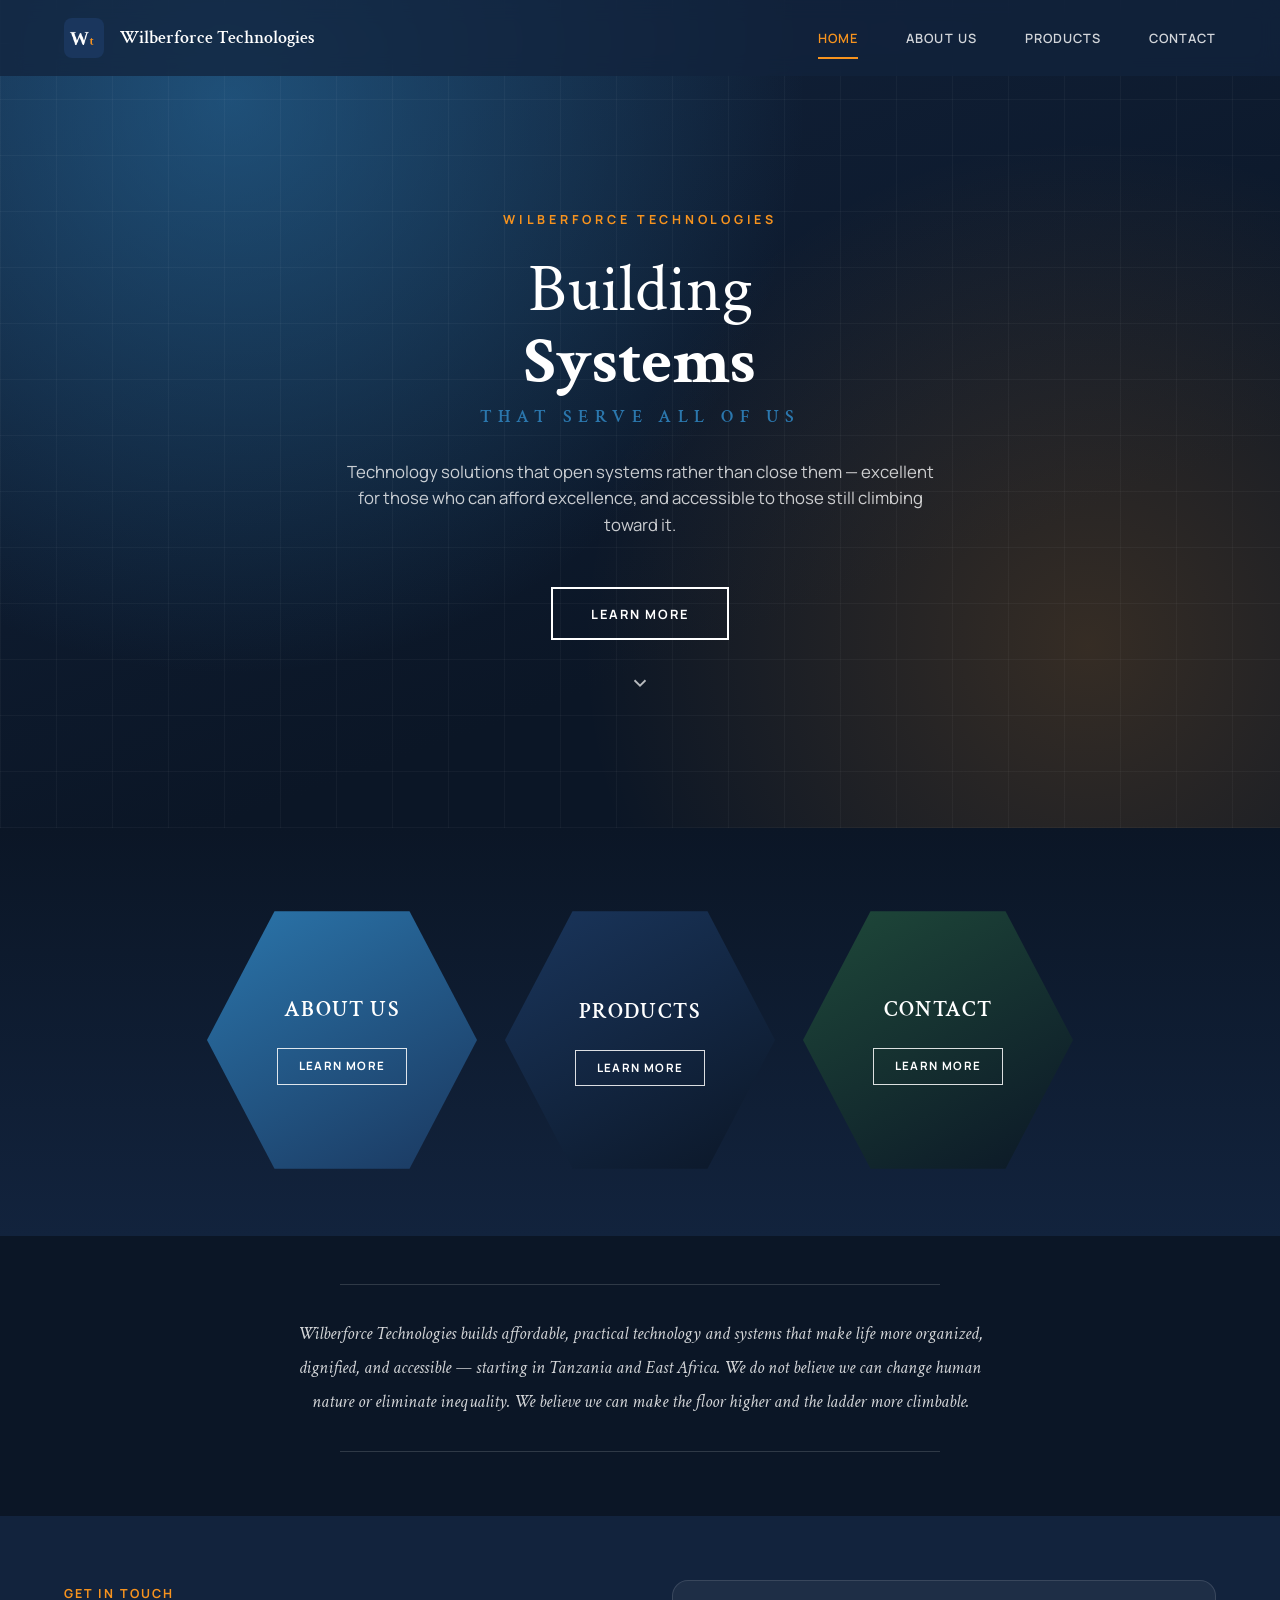
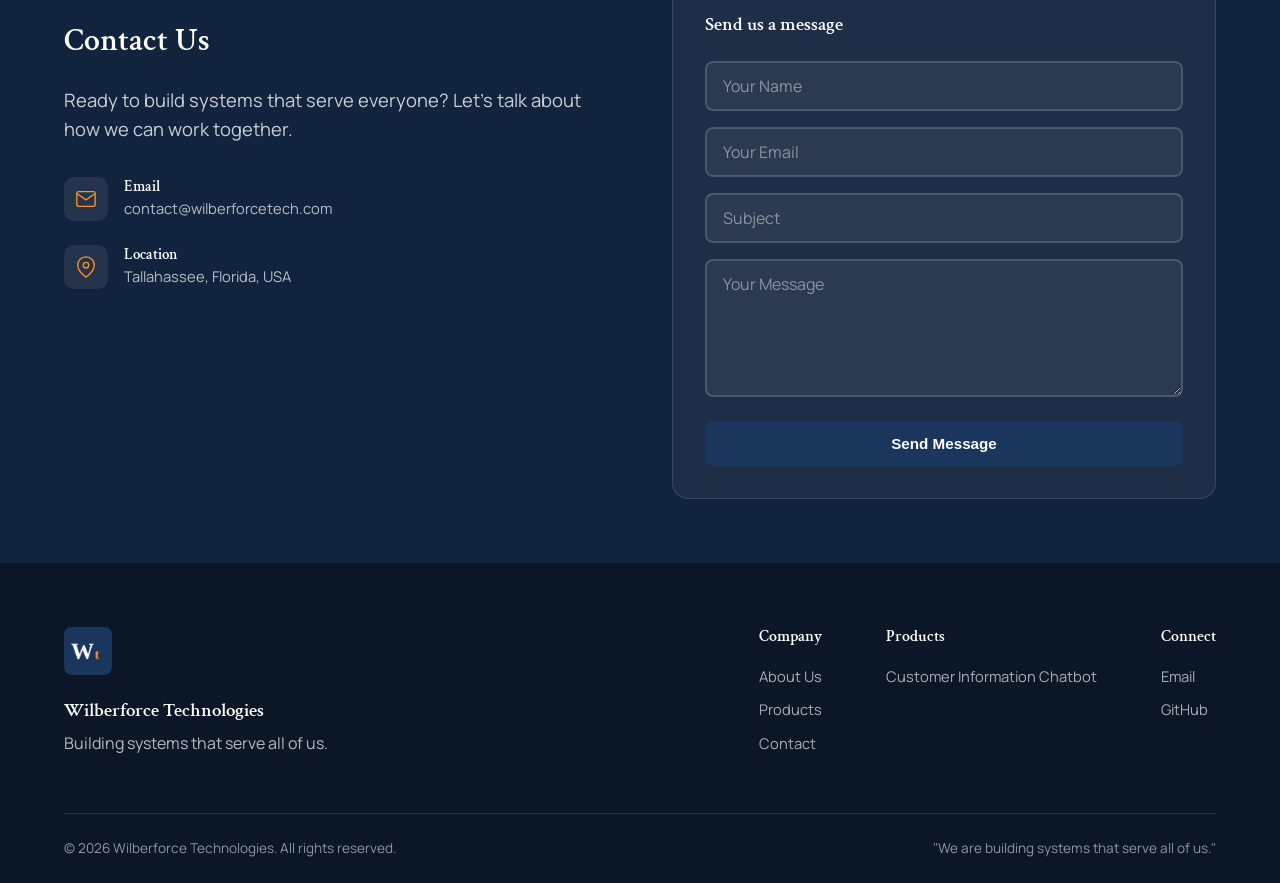
<file: index.html>
<!DOCTYPE html>
<html lang="en">
<head>
    <meta charset="UTF-8">
    <meta name="viewport" content="width=device-width, initial-scale=1.0">
    <title>Wilberforce Technologies - Building Systems That Serve All of Us</title>
    <link rel="icon" type="image/png" href="favicon-32.png">
    <link rel="stylesheet" href="styles.css">
    <link href="https://fonts.googleapis.com/css2?family=Crimson+Text:ital,wght@0,400;0,600;1,400&family=Manrope:wght@300;400;500;600;700;800&display=swap" rel="stylesheet">
</head>
<body data-page="home">
    <!-- Navigation -->
    <nav class="navbar">
        <div class="nav-container">
            <a href="index.html" class="nav-logo">
                <img src="logo.jpeg" alt="Wilberforce Technologies" class="logo-img">
                <span class="logo-text">Wilberforce Technologies</span>
            </a>
            <ul class="nav-menu">
                <li><a href="index.html" class="nav-link" data-page="home">Home</a></li>
                <li><a href="about.html" class="nav-link" data-page="about">About Us</a></li>
                <li><a href="products.html" class="nav-link" data-page="products">Products</a></li>
                <li><a href="#contact" class="nav-link">Contact</a></li>
            </ul>
            <button class="nav-toggle" aria-label="Toggle menu">
                <span></span>
                <span></span>
                <span></span>
            </button>
        </div>
    </nav>

    <!-- Hero -->
    <section id="home" class="hero">
        <div class="hero-inner">
            <p class="hero-eyebrow">Wilberforce Technologies</p>
            <h1 class="hero-title-big">
                Building <strong>Systems</strong>
                <span class="hero-title-sub">That Serve All Of Us</span>
            </h1>
            <p class="hero-desc">
                Technology solutions that open systems rather than close them — excellent for those who can afford excellence, and accessible to those still climbing toward it.
            </p>
            <a href="#explore" class="hero-cta">Learn More</a>
            <a href="#explore" class="hero-chevron" aria-label="Scroll down">
                <svg viewBox="0 0 24 24" fill="none" stroke="currentColor" stroke-width="2">
                    <polyline points="6 9 12 15 18 9"></polyline>
                </svg>
            </a>
        </div>
    </section>

    <!-- Hexagon quick links -->
    <section id="explore" class="hex-section">
        <div class="container">
            <div class="hex-grid">
                <a href="about.html" class="hex hex-about reveal">
                    <h3>About Us</h3>
                    <span class="hex-btn">Learn More</span>
                </a>
                <a href="products.html" class="hex hex-products reveal">
                    <h3>Products</h3>
                    <span class="hex-btn">Learn More</span>
                </a>
                <a href="#contact" class="hex hex-contact reveal">
                    <h3>Contact</h3>
                    <span class="hex-btn">Learn More</span>
                </a>
            </div>
        </div>
    </section>

    <!-- Mission blurb -->
    <section class="blurb-section">
        <div class="container">
            <hr class="blurb-divider">
            <p class="blurb-text">
                Wilberforce Technologies builds affordable, practical technology and systems that make life more organized, dignified, and accessible — starting in Tanzania and East Africa. We do not believe we can change human nature or eliminate inequality. We believe we can make the floor higher and the ladder more climbable.
            </p>
            <hr class="blurb-divider">
        </div>
    </section>

    <!-- Contact -->
    <section id="contact" class="contact">
        <div class="container">
            <div class="contact-content">
                <div class="contact-info">
                    <span class="section-label">Get in Touch</span>
                    <h2>Contact Us</h2>
                    <p class="lead">Ready to build systems that serve everyone? Let's talk about how we can work together.</p>

                    <div class="contact-details">
                        <div class="contact-item">
                            <div class="contact-icon">
                                <svg viewBox="0 0 24 24" fill="none" stroke="currentColor" stroke-width="1.5">
                                    <path d="M4 4h16c1.1 0 2 .9 2 2v12c0 1.1-.9 2-2 2H4c-1.1 0-2-.9-2-2V6c0-1.1.9-2 2-2z"/>
                                    <polyline points="22,6 12,13 2,6"/>
                                </svg>
                            </div>
                            <div>
                                <h4>Email</h4>
                                <p>contact@wilberforcetech.com</p>
                            </div>
                        </div>

                        <div class="contact-item">
                            <div class="contact-icon">
                                <svg viewBox="0 0 24 24" fill="none" stroke="currentColor" stroke-width="1.5">
                                    <path d="M21 10c0 7-9 13-9 13s-9-6-9-13a9 9 0 0 1 18 0z"/>
                                    <circle cx="12" cy="10" r="3"/>
                                </svg>
                            </div>
                            <div>
                                <h4>Location</h4>
                                <p>Tallahassee, Florida, USA</p>
                            </div>
                        </div>
                    </div>
                </div>

                <div class="contact-form">
                    <h3>Send us a message</h3>
                    <form>
                        <div class="form-group">
                            <input type="text" id="name" name="name" placeholder="Your Name" required>
                        </div>
                        <div class="form-group">
                            <input type="email" id="email" name="email" placeholder="Your Email" required>
                        </div>
                        <div class="form-group">
                            <input type="text" id="subject" name="subject" placeholder="Subject" required>
                        </div>
                        <div class="form-group">
                            <textarea id="message" name="message" rows="5" placeholder="Your Message" required></textarea>
                        </div>
                        <button type="submit" class="btn btn-primary full-width">Send Message</button>
                    </form>
                </div>
            </div>
        </div>
    </section>

    <!-- Footer -->
    <footer class="footer">
        <div class="container">
            <div class="footer-content">
                <div class="footer-brand">
                    <img src="logo.jpeg" alt="Wilberforce Technologies" class="footer-logo">
                    <h3>Wilberforce Technologies</h3>
                    <p>Building systems that serve all of us.</p>
                </div>

                <div class="footer-section">
                    <h4>Company</h4>
                    <ul>
                        <li><a href="about.html">About Us</a></li>
                        <li><a href="products.html">Products</a></li>
                        <li><a href="index.html#contact">Contact</a></li>
                    </ul>
                </div>

                <div class="footer-section">
                    <h4>Products</h4>
                    <ul>
                        <li><a href="qms-chatbot.html">Customer Information Chatbot</a></li>
                    </ul>
                </div>

                <div class="footer-section">
                    <h4>Connect</h4>
                    <ul>
                        <li><a href="mailto:contact@wilberforcetech.com">Email</a></li>
                        <li><a href="https://github.com/damianjobkahamba" target="_blank">GitHub</a></li>
                    </ul>
                </div>
            </div>

            <div class="footer-bottom">
                <p>&copy; 2026 Wilberforce Technologies. All rights reserved.</p>
                <p>"We are building systems that serve all of us."</p>
            </div>
        </div>
    </footer>

    <script src="script.js"></script>
</body>
</html>
</file>
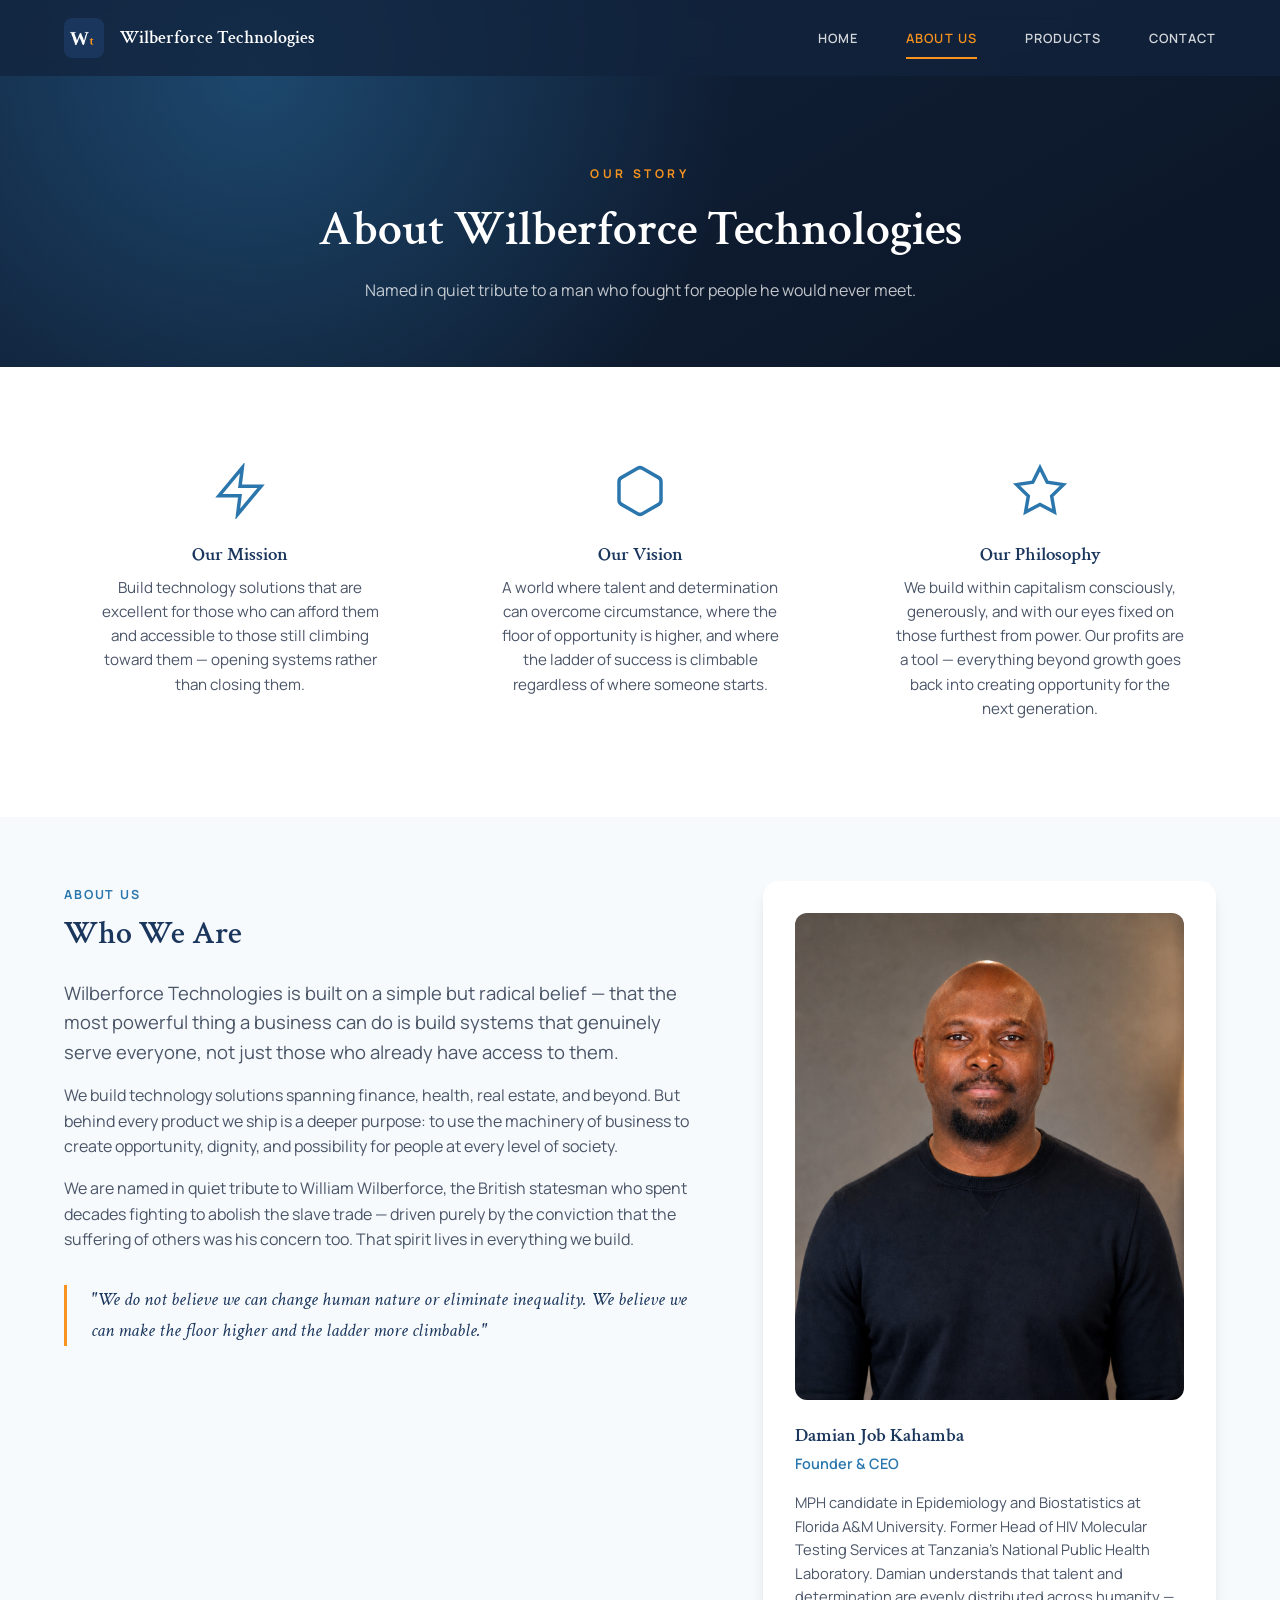
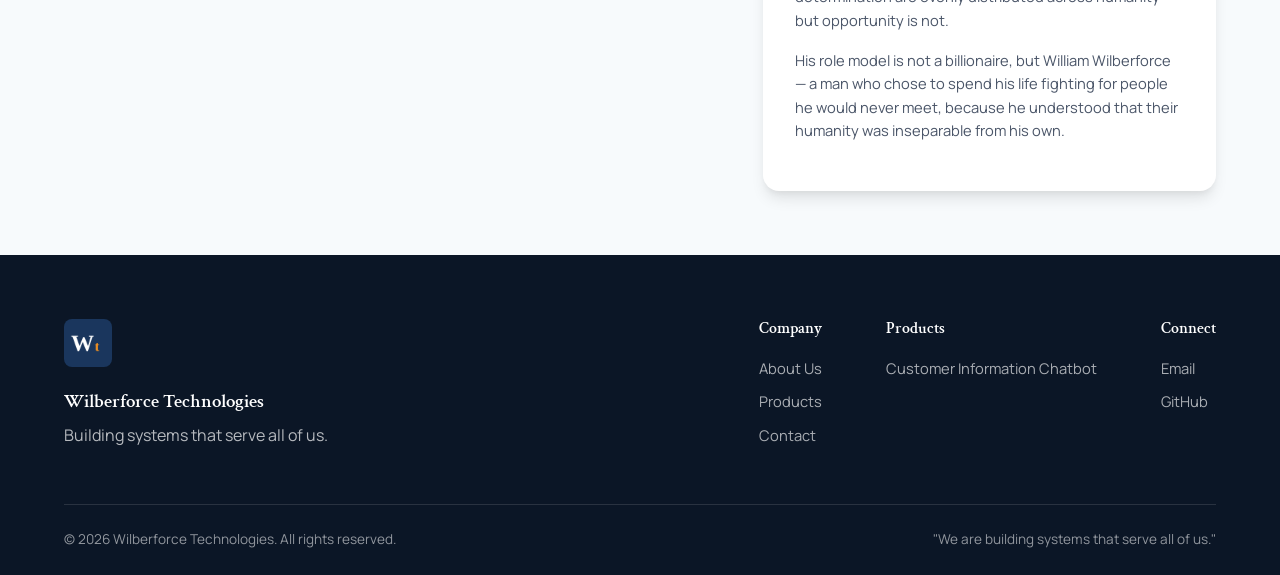
<file: about.html>
<!DOCTYPE html>
<html lang="en">
<head>
    <meta charset="UTF-8">
    <meta name="viewport" content="width=device-width, initial-scale=1.0">
    <title>About Us - Wilberforce Technologies</title>
    <link rel="icon" type="image/png" href="favicon-32.png">
    <link rel="stylesheet" href="styles.css">
    <link href="https://fonts.googleapis.com/css2?family=Crimson+Text:ital,wght@0,400;0,600;1,400&family=Manrope:wght@300;400;500;600;700;800&display=swap" rel="stylesheet">
</head>
<body data-page="about">
    <!-- Navigation -->
    <nav class="navbar">
        <div class="nav-container">
            <a href="index.html" class="nav-logo">
                <img src="logo.jpeg" alt="Wilberforce Technologies" class="logo-img">
                <span class="logo-text">Wilberforce Technologies</span>
            </a>
            <ul class="nav-menu">
                <li><a href="index.html" class="nav-link" data-page="home">Home</a></li>
                <li><a href="about.html" class="nav-link" data-page="about">About Us</a></li>
                <li><a href="products.html" class="nav-link" data-page="products">Products</a></li>
                <li><a href="index.html#contact" class="nav-link">Contact</a></li>
            </ul>
            <button class="nav-toggle" aria-label="Toggle menu">
                <span></span>
                <span></span>
                <span></span>
            </button>
        </div>
    </nav>

    <!-- Page header -->
    <section class="page-header">
        <span class="page-header-eyebrow">Our Story</span>
        <h1>About Wilberforce Technologies</h1>
        <p>Named in quiet tribute to a man who fought for people he would never meet.</p>
    </section>

    <!-- Mission grid -->
    <section class="mission">
        <div class="container">
            <div class="mission-grid">
                <div class="mission-item">
                    <div class="mission-icon">
                        <svg viewBox="0 0 24 24" fill="none" stroke="currentColor" stroke-width="1.5">
                            <path d="M13 2L3 14h9l-1 8 10-12h-9l1-8z"/>
                        </svg>
                    </div>
                    <h3>Our Mission</h3>
                    <p>Build technology solutions that are excellent for those who can afford them and accessible to those still climbing toward them — opening systems rather than closing them.</p>
                </div>
                <div class="mission-item">
                    <div class="mission-icon">
                        <svg viewBox="0 0 24 24" fill="none" stroke="currentColor" stroke-width="1.5">
                            <path d="M21 16V8a2 2 0 0 0-1-1.73l-7-4a2 2 0 0 0-2 0l-7 4A2 2 0 0 0 3 8v8a2 2 0 0 0 1 1.73l7 4a2 2 0 0 0 2 0l7-4A2 2 0 0 0 21 16z"/>
                        </svg>
                    </div>
                    <h3>Our Vision</h3>
                    <p>A world where talent and determination can overcome circumstance, where the floor of opportunity is higher, and where the ladder of success is climbable regardless of where someone starts.</p>
                </div>
                <div class="mission-item">
                    <div class="mission-icon">
                        <svg viewBox="0 0 24 24" fill="none" stroke="currentColor" stroke-width="1.5">
                            <path d="M12 2l3.09 6.26L22 9.27l-5 4.87 1.18 6.88L12 17.77l-6.18 3.25L7 14.14 2 9.27l6.91-1.01L12 2z"/>
                        </svg>
                    </div>
                    <h3>Our Philosophy</h3>
                    <p>We build within capitalism consciously, generously, and with our eyes fixed on those furthest from power. Our profits are a tool — everything beyond growth goes back into creating opportunity for the next generation.</p>
                </div>
            </div>
        </div>
    </section>

    <!-- About content -->
    <section class="about">
        <div class="container">
            <div class="about-content">
                <div class="about-text">
                    <span class="section-label">About Us</span>
                    <h2>Who We Are</h2>
                    <p class="lead">Wilberforce Technologies is built on a simple but radical belief — that the most powerful thing a business can do is build systems that genuinely serve everyone, not just those who already have access to them.</p>

                    <p>We build technology solutions spanning finance, health, real estate, and beyond. But behind every product we ship is a deeper purpose: to use the machinery of business to create opportunity, dignity, and possibility for people at every level of society.</p>

                    <p>We are named in quiet tribute to William Wilberforce, the British statesman who spent decades fighting to abolish the slave trade — driven purely by the conviction that the suffering of others was his concern too. That spirit lives in everything we build.</p>

                    <blockquote>
                        "We do not believe we can change human nature or eliminate inequality. We believe we can make the floor higher and the ladder more climbable."
                    </blockquote>
                </div>

                <div class="founder-card">
                    <div class="founder-image">
                        <img src="headshot.jpeg" alt="Damian Job Kahamba, Founder">
                    </div>
                    <div class="founder-info">
                        <h3>Damian Job Kahamba</h3>
                        <p class="founder-title">Founder & CEO</p>
                        <p class="founder-bio">
                            MPH candidate in Epidemiology and Biostatistics at Florida A&M University. Former Head of HIV Molecular Testing Services at Tanzania's National Public Health Laboratory. Damian understands that talent and determination are evenly distributed across humanity — but opportunity is not.
                        </p>
                        <p class="founder-philosophy">
                            His role model is not a billionaire, but William Wilberforce — a man who chose to spend his life fighting for people he would never meet, because he understood that their humanity was inseparable from his own.
                        </p>
                    </div>
                </div>
            </div>
        </div>
    </section>

    <!-- Footer -->
    <footer class="footer">
        <div class="container">
            <div class="footer-content">
                <div class="footer-brand">
                    <img src="logo.jpeg" alt="Wilberforce Technologies" class="footer-logo">
                    <h3>Wilberforce Technologies</h3>
                    <p>Building systems that serve all of us.</p>
                </div>

                <div class="footer-section">
                    <h4>Company</h4>
                    <ul>
                        <li><a href="about.html">About Us</a></li>
                        <li><a href="products.html">Products</a></li>
                        <li><a href="index.html#contact">Contact</a></li>
                    </ul>
                </div>

                <div class="footer-section">
                    <h4>Products</h4>
                    <ul>
                        <li><a href="qms-chatbot.html">Customer Information Chatbot</a></li>
                    </ul>
                </div>

                <div class="footer-section">
                    <h4>Connect</h4>
                    <ul>
                        <li><a href="mailto:contact@wilberforcetech.com">Email</a></li>
                        <li><a href="https://github.com/damianjobkahamba" target="_blank">GitHub</a></li>
                    </ul>
                </div>
            </div>

            <div class="footer-bottom">
                <p>&copy; 2026 Wilberforce Technologies. All rights reserved.</p>
                <p>"We are building systems that serve all of us."</p>
            </div>
        </div>
    </footer>

    <script src="script.js"></script>
</body>
</html>
</file>
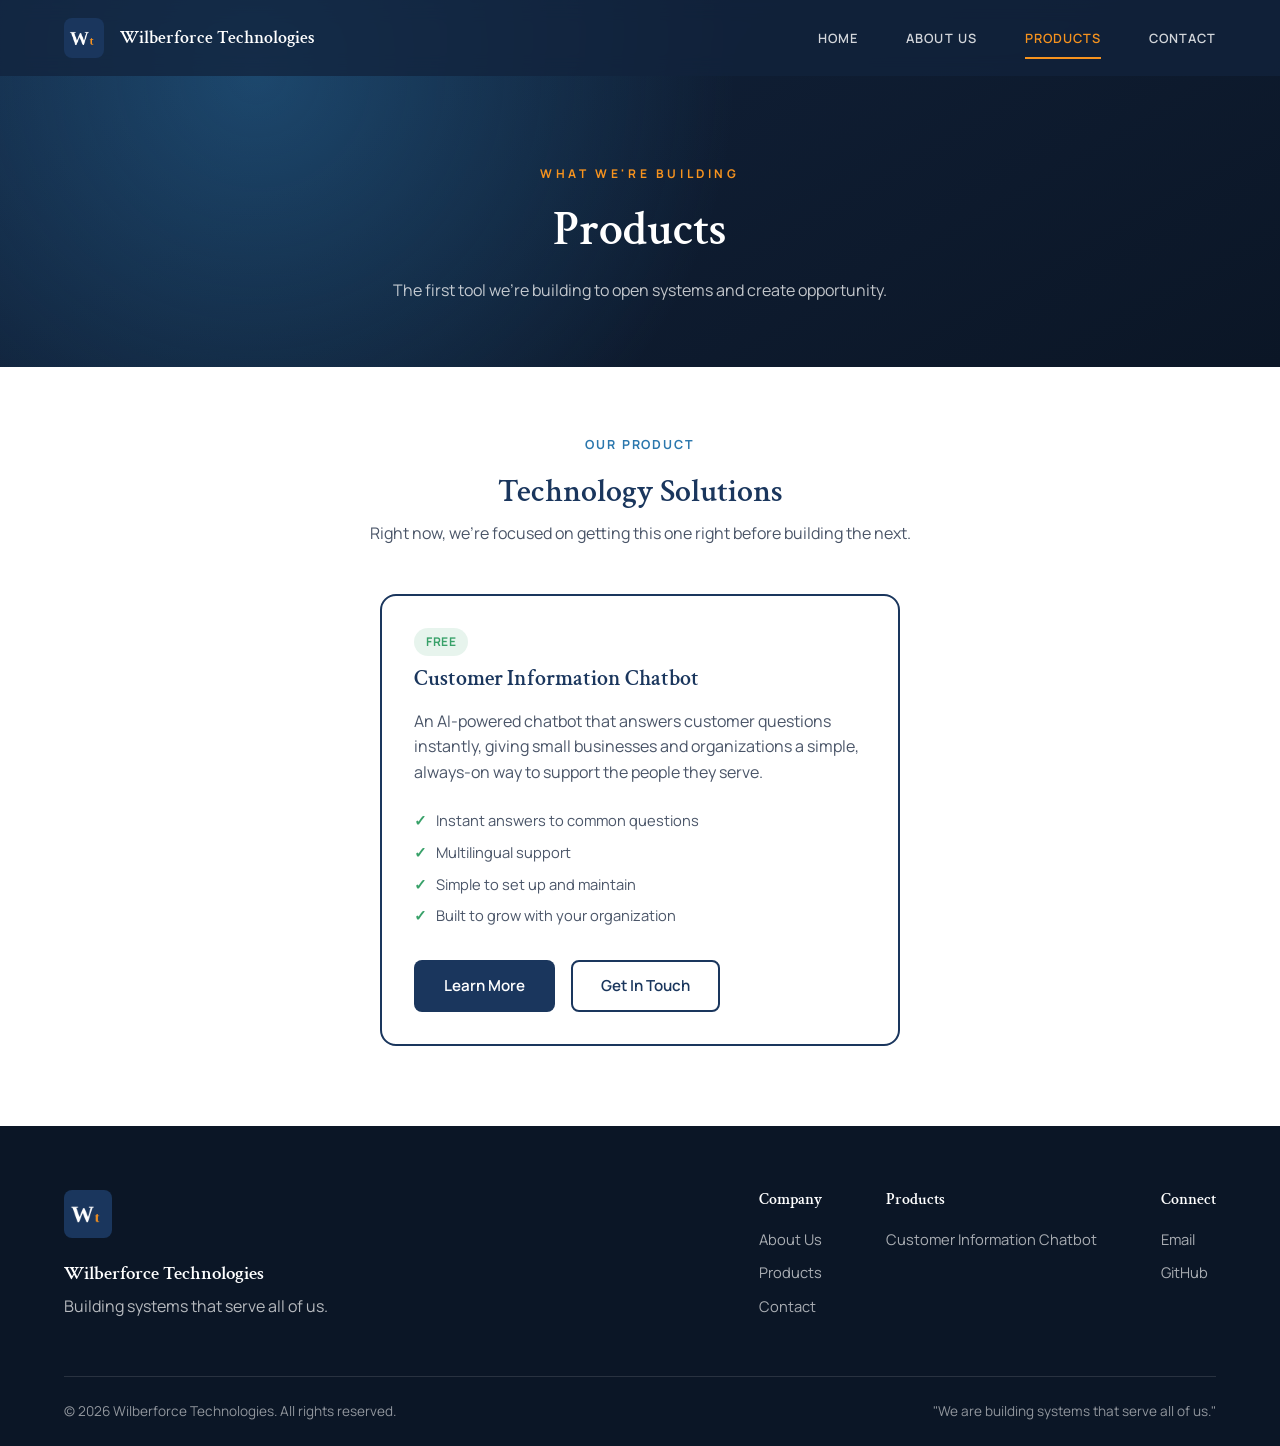
<file: products.html>
<!DOCTYPE html>
<html lang="en">
<head>
    <meta charset="UTF-8">
    <meta name="viewport" content="width=device-width, initial-scale=1.0">
    <title>Products - Wilberforce Technologies</title>
    <link rel="icon" type="image/png" href="favicon-32.png">
    <link rel="stylesheet" href="styles.css">
    <link href="https://fonts.googleapis.com/css2?family=Crimson+Text:ital,wght@0,400;0,600;1,400&family=Manrope:wght@300;400;500;600;700;800&display=swap" rel="stylesheet">
</head>
<body data-page="products">
    <!-- Navigation -->
    <nav class="navbar">
        <div class="nav-container">
            <a href="index.html" class="nav-logo">
                <img src="logo.jpeg" alt="Wilberforce Technologies" class="logo-img">
                <span class="logo-text">Wilberforce Technologies</span>
            </a>
            <ul class="nav-menu">
                <li><a href="index.html" class="nav-link" data-page="home">Home</a></li>
                <li><a href="about.html" class="nav-link" data-page="about">About Us</a></li>
                <li><a href="products.html" class="nav-link" data-page="products">Products</a></li>
                <li><a href="index.html#contact" class="nav-link">Contact</a></li>
            </ul>
            <button class="nav-toggle" aria-label="Toggle menu">
                <span></span>
                <span></span>
                <span></span>
            </button>
        </div>
    </nav>

    <!-- Page header -->
    <section class="page-header">
        <span class="page-header-eyebrow">What We're Building</span>
        <h1>Products</h1>
        <p>The first tool we're building to open systems and create opportunity.</p>
    </section>

    <!-- Products -->
    <section class="products-solo">
        <div class="container">
            <div class="section-header">
                <span class="section-label">Our Product</span>
                <h2>Technology Solutions</h2>
                <p class="section-description">Right now, we're focused on getting this one right before building the next.</p>
            </div>

            <div class="products-grid single">
                <div class="product-card featured">
                    <div class="product-header">
                        <div class="product-status free">Free</div>
                        <h3>Customer Information Chatbot</h3>
                    </div>
                    <p class="product-description">An AI-powered chatbot that answers customer questions instantly, giving small businesses and organizations a simple, always-on way to support the people they serve.</p>
                    <ul class="product-features">
                        <li>Instant answers to common questions</li>
                        <li>Multilingual support</li>
                        <li>Simple to set up and maintain</li>
                        <li>Built to grow with your organization</li>
                    </ul>
                    <div class="product-actions">
                        <a href="qms-chatbot.html" class="btn btn-primary">Learn More</a>
                        <a href="index.html#contact" class="btn btn-outline">Get In Touch</a>
                    </div>
                </div>
            </div>
        </div>
    </section>

    <!-- Footer -->
    <footer class="footer">
        <div class="container">
            <div class="footer-content">
                <div class="footer-brand">
                    <img src="logo.jpeg" alt="Wilberforce Technologies" class="footer-logo">
                    <h3>Wilberforce Technologies</h3>
                    <p>Building systems that serve all of us.</p>
                </div>

                <div class="footer-section">
                    <h4>Company</h4>
                    <ul>
                        <li><a href="about.html">About Us</a></li>
                        <li><a href="products.html">Products</a></li>
                        <li><a href="index.html#contact">Contact</a></li>
                    </ul>
                </div>

                <div class="footer-section">
                    <h4>Products</h4>
                    <ul>
                        <li><a href="qms-chatbot.html">Customer Information Chatbot</a></li>
                    </ul>
                </div>

                <div class="footer-section">
                    <h4>Connect</h4>
                    <ul>
                        <li><a href="mailto:contact@wilberforcetech.com">Email</a></li>
                        <li><a href="https://github.com/damianjobkahamba" target="_blank">GitHub</a></li>
                    </ul>
                </div>
            </div>

            <div class="footer-bottom">
                <p>&copy; 2026 Wilberforce Technologies. All rights reserved.</p>
                <p>"We are building systems that serve all of us."</p>
            </div>
        </div>
    </footer>

    <script src="script.js"></script>
</body>
</html>
</file>
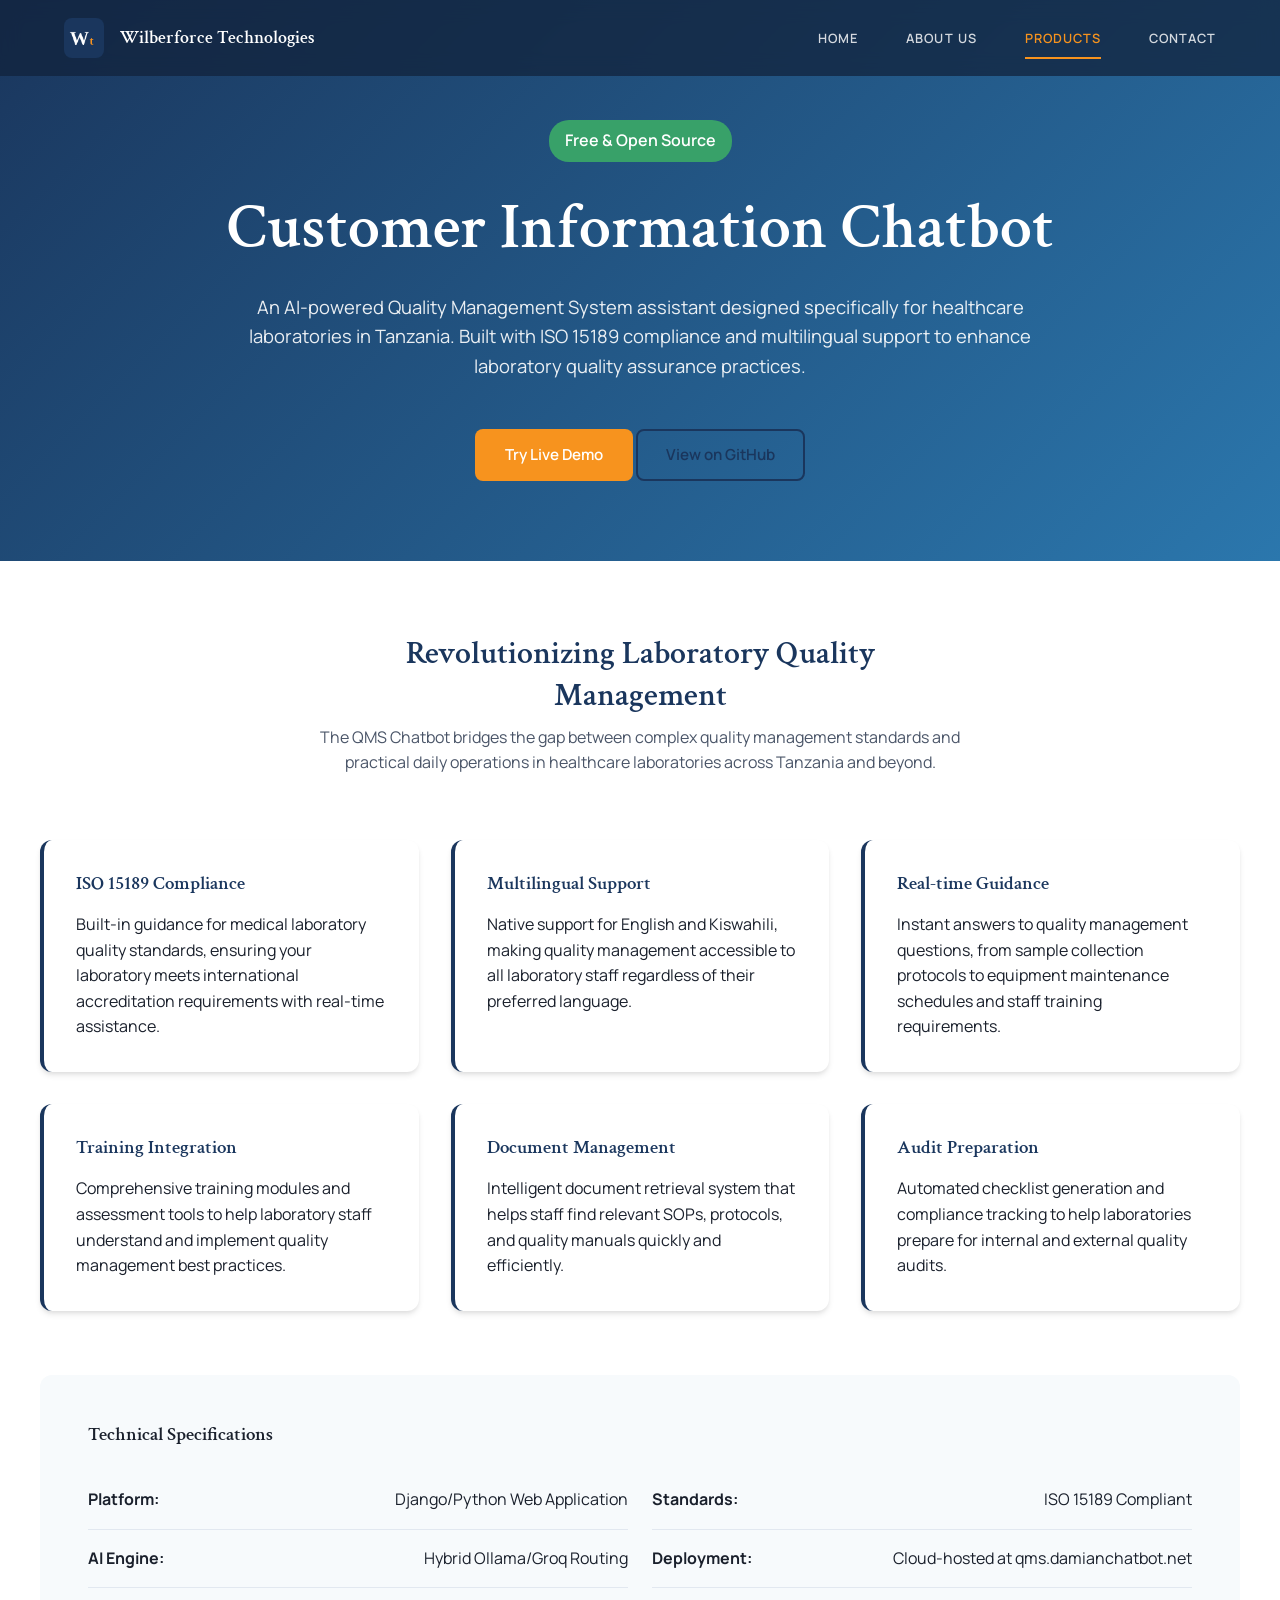
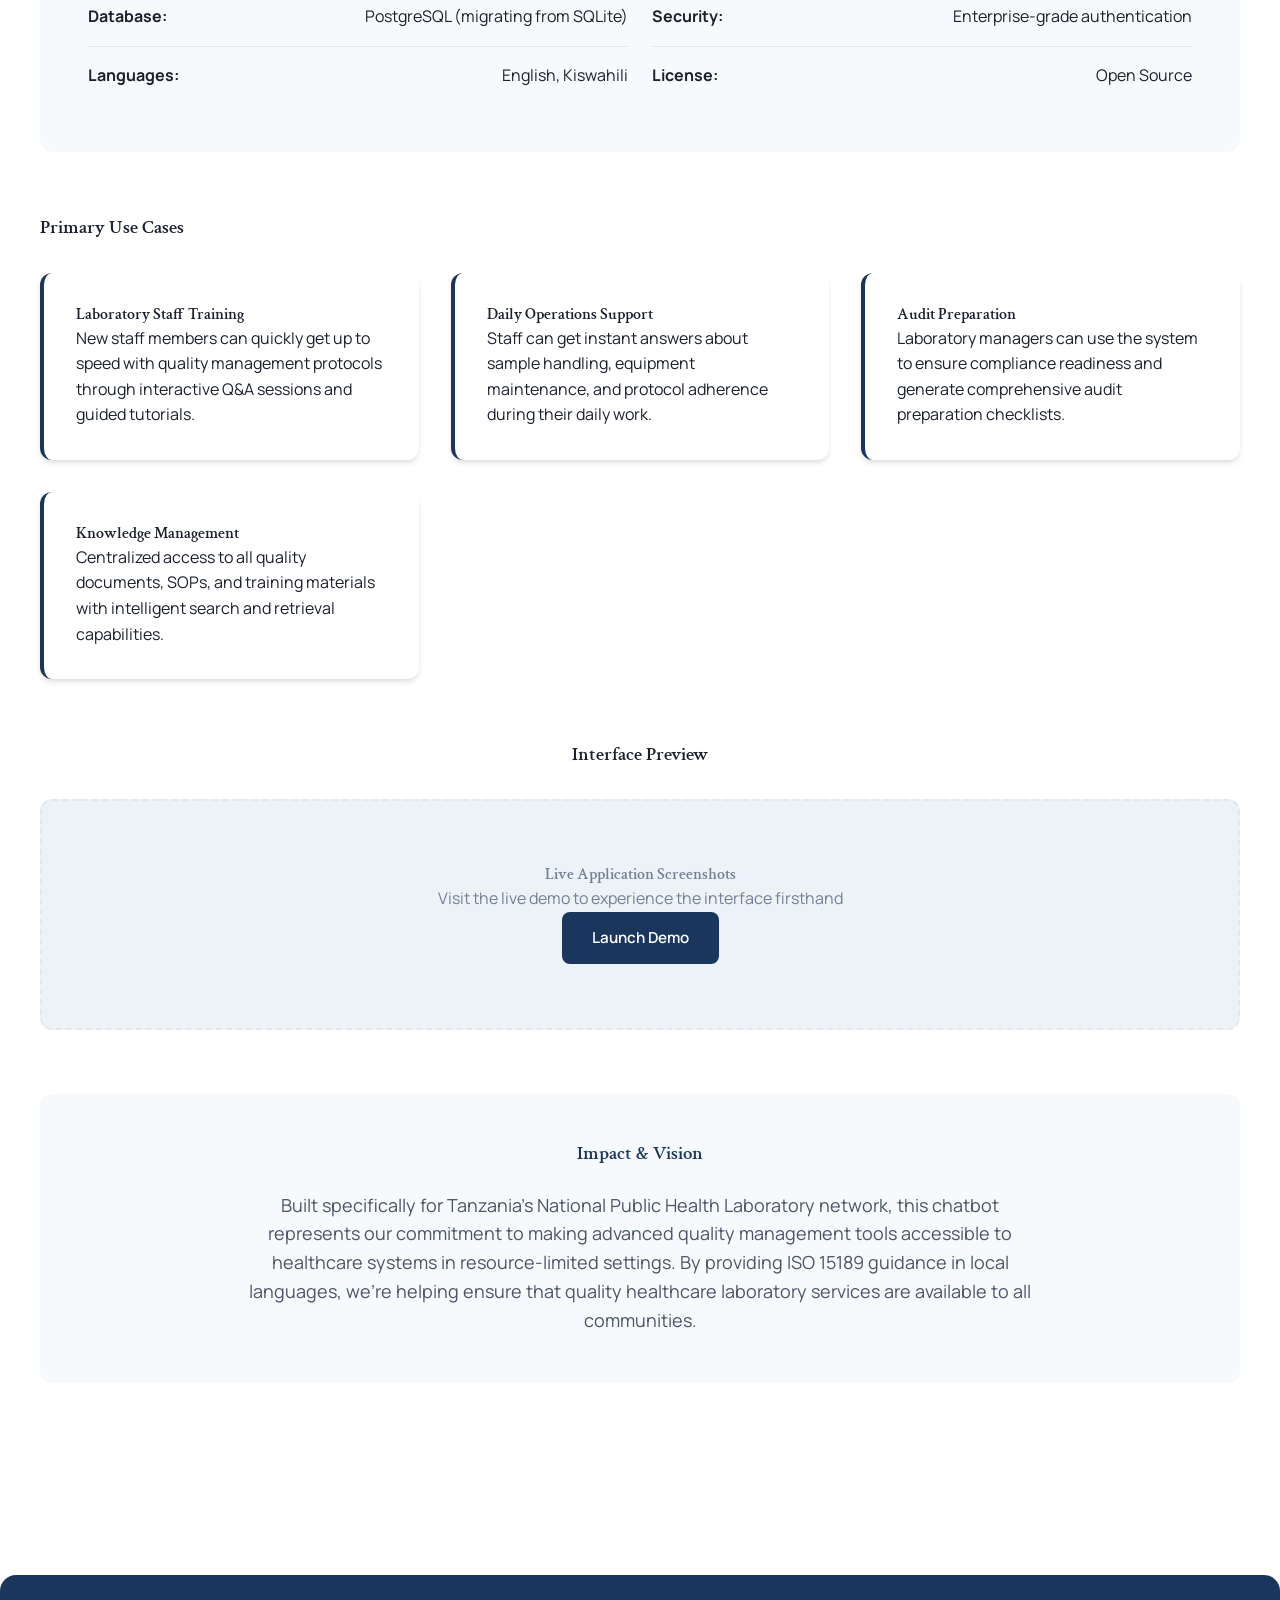
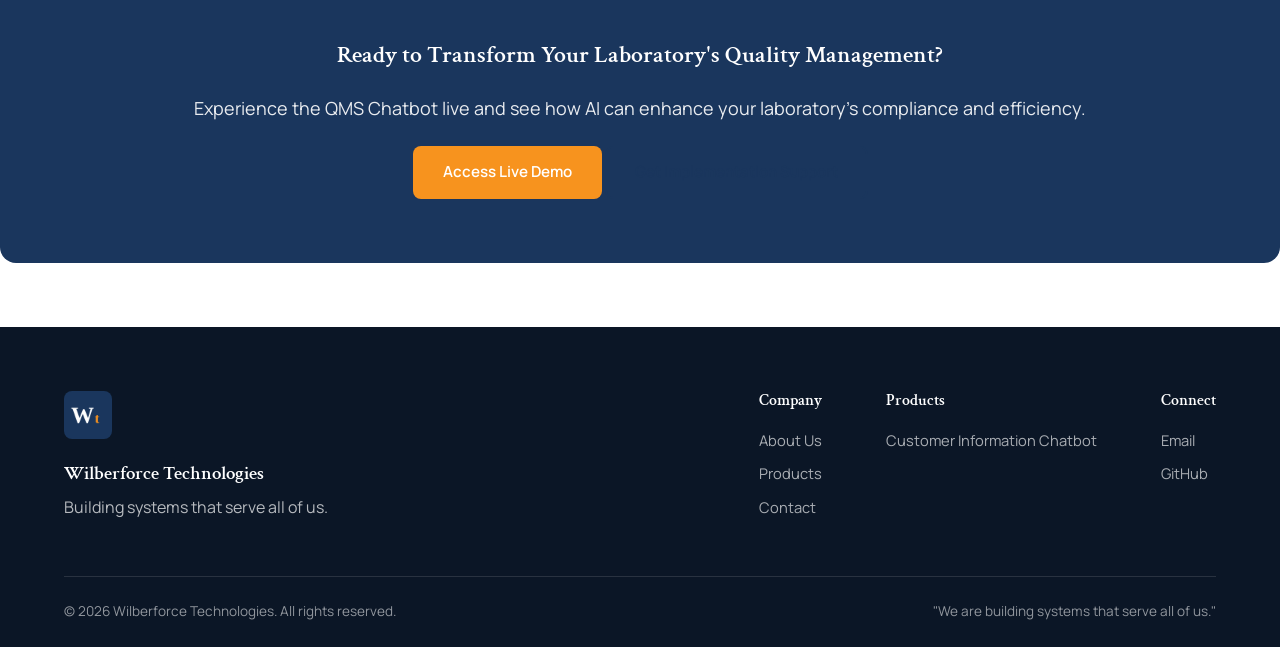
<file: qms-chatbot.html>
<!DOCTYPE html>
<html lang="en">
<head>
    <meta charset="UTF-8">
    <meta name="viewport" content="width=device-width, initial-scale=1.0">
    <title>Customer Information Chatbot - Wilberforce Technologies</title>
    <link rel="icon" type="image/png" href="favicon-32.png">
    <link rel="stylesheet" href="styles.css">
    <link href="https://fonts.googleapis.com/css2?family=Crimson+Text:ital,wght@0,400;0,600;1,400&family=Manrope:wght@300;400;500;600;700;800&display=swap" rel="stylesheet">
    <style>
        .product-hero {
            padding: 120px 0 80px;
            background: linear-gradient(135deg, var(--primary-color) 0%, var(--secondary-color) 100%);
            color: white;
            text-align: center;
        }
        
        .product-hero h1 {
            font-size: clamp(2.5rem, 5vw, 4rem);
            margin-bottom: var(--spacing-lg);
        }
        
        .product-hero .lead {
            color: rgba(255, 255, 255, 0.9);
            max-width: 800px;
            margin: 0 auto var(--spacing-2xl);
        }
        
        .status-badge {
            display: inline-block;
            padding: 8px 16px;
            background: var(--success-color);
            color: white;
            border-radius: 20px;
            font-weight: 600;
            margin-bottom: var(--spacing-lg);
        }
        
        .feature-grid {
            display: grid;
            grid-template-columns: repeat(auto-fit, minmax(300px, 1fr));
            gap: var(--spacing-xl);
            margin: var(--spacing-3xl) 0;
        }
        
        .feature-item {
            background: white;
            padding: var(--spacing-xl);
            border-radius: 12px;
            box-shadow: var(--shadow-md);
            border-left: 4px solid var(--primary-color);
        }
        
        .feature-item h3 {
            color: var(--primary-color);
            margin-bottom: var(--spacing-md);
        }
        
        .technical-specs {
            background: var(--background-secondary);
            padding: var(--spacing-2xl);
            border-radius: 12px;
            margin: var(--spacing-2xl) 0;
        }
        
        .specs-grid {
            display: grid;
            grid-template-columns: repeat(auto-fit, minmax(250px, 1fr));
            gap: var(--spacing-lg);
            margin-top: var(--spacing-lg);
        }
        
        .spec-item {
            display: flex;
            justify-content: space-between;
            padding: var(--spacing-md) 0;
            border-bottom: 1px solid var(--border-color);
        }
        
        .spec-item:last-child {
            border-bottom: none;
        }
        
        .screenshot-section {
            margin: var(--spacing-3xl) 0;
            text-align: center;
        }
        
        .screenshot-placeholder {
            background: var(--background-tertiary);
            border: 2px dashed var(--border-color);
            border-radius: 12px;
            padding: var(--spacing-3xl);
            margin: var(--spacing-xl) 0;
            color: var(--text-muted);
        }
        
        .demo-section {
            background: var(--primary-color);
            color: white;
            padding: var(--spacing-3xl) 0;
            text-align: center;
            margin: var(--spacing-3xl) 0;
            border-radius: 16px;
        }
    </style>
</head>
<body data-page="products">
    <!-- Navigation -->
    <nav class="navbar">
        <div class="nav-container">
            <a href="index.html" class="nav-logo">
                <img src="logo.jpeg" alt="Wilberforce Technologies" class="logo-img">
                <span class="logo-text">Wilberforce Technologies</span>
            </a>
            <ul class="nav-menu">
                <li><a href="index.html" class="nav-link" data-page="home">Home</a></li>
                <li><a href="about.html" class="nav-link" data-page="about">About Us</a></li>
                <li><a href="products.html" class="nav-link" data-page="products">Products</a></li>
                <li><a href="index.html#contact" class="nav-link">Contact</a></li>
            </ul>
            <button class="nav-toggle" aria-label="Toggle menu">
                <span></span>
                <span></span>
                <span></span>
            </button>
        </div>
    </nav>

    <!-- Product Hero -->
    <section class="product-hero">
        <div class="container">
            <div class="status-badge">Free & Open Source</div>
            <h1>Customer Information Chatbot</h1>
            <p class="lead">
                An AI-powered Quality Management System assistant designed specifically for healthcare laboratories in Tanzania. Built with ISO 15189 compliance and multilingual support to enhance laboratory quality assurance practices.
            </p>
            <div class="hero-buttons">
                <a href="https://qms.damianchatbot.net:8007" class="btn btn-secondary" target="_blank">Try Live Demo</a>
                <a href="https://github.com/damianjobkahamba" class="btn btn-outline" target="_blank">View on GitHub</a>
            </div>
        </div>
    </section>

    <!-- Product Overview -->
    <section class="container" style="padding: var(--spacing-3xl) 0;">
        <div class="section-header">
            <h2>Revolutionizing Laboratory Quality Management</h2>
            <p class="section-description">
                The QMS Chatbot bridges the gap between complex quality management standards and practical daily operations in healthcare laboratories across Tanzania and beyond.
            </p>
        </div>

        <!-- Key Features -->
        <div class="feature-grid">
            <div class="feature-item">
                <h3>ISO 15189 Compliance</h3>
                <p>Built-in guidance for medical laboratory quality standards, ensuring your laboratory meets international accreditation requirements with real-time assistance.</p>
            </div>
            
            <div class="feature-item">
                <h3>Multilingual Support</h3>
                <p>Native support for English and Kiswahili, making quality management accessible to all laboratory staff regardless of their preferred language.</p>
            </div>
            
            <div class="feature-item">
                <h3>Real-time Guidance</h3>
                <p>Instant answers to quality management questions, from sample collection protocols to equipment maintenance schedules and staff training requirements.</p>
            </div>
            
            <div class="feature-item">
                <h3>Training Integration</h3>
                <p>Comprehensive training modules and assessment tools to help laboratory staff understand and implement quality management best practices.</p>
            </div>
            
            <div class="feature-item">
                <h3>Document Management</h3>
                <p>Intelligent document retrieval system that helps staff find relevant SOPs, protocols, and quality manuals quickly and efficiently.</p>
            </div>
            
            <div class="feature-item">
                <h3>Audit Preparation</h3>
                <p>Automated checklist generation and compliance tracking to help laboratories prepare for internal and external quality audits.</p>
            </div>
        </div>

        <!-- Technical Specifications -->
        <div class="technical-specs">
            <h3>Technical Specifications</h3>
            <div class="specs-grid">
                <div>
                    <div class="spec-item">
                        <strong>Platform:</strong>
                        <span>Django/Python Web Application</span>
                    </div>
                    <div class="spec-item">
                        <strong>AI Engine:</strong>
                        <span>Hybrid Ollama/Groq Routing</span>
                    </div>
                    <div class="spec-item">
                        <strong>Database:</strong>
                        <span>PostgreSQL (migrating from SQLite)</span>
                    </div>
                    <div class="spec-item">
                        <strong>Languages:</strong>
                        <span>English, Kiswahili</span>
                    </div>
                </div>
                <div>
                    <div class="spec-item">
                        <strong>Standards:</strong>
                        <span>ISO 15189 Compliant</span>
                    </div>
                    <div class="spec-item">
                        <strong>Deployment:</strong>
                        <span>Cloud-hosted at qms.damianchatbot.net</span>
                    </div>
                    <div class="spec-item">
                        <strong>Security:</strong>
                        <span>Enterprise-grade authentication</span>
                    </div>
                    <div class="spec-item">
                        <strong>License:</strong>
                        <span>Open Source</span>
                    </div>
                </div>
            </div>
        </div>

        <!-- Use Cases -->
        <div style="margin: var(--spacing-3xl) 0;">
            <h3>Primary Use Cases</h3>
            <div class="feature-grid" style="margin-top: var(--spacing-xl);">
                <div class="feature-item">
                    <h4>Laboratory Staff Training</h4>
                    <p>New staff members can quickly get up to speed with quality management protocols through interactive Q&A sessions and guided tutorials.</p>
                </div>
                
                <div class="feature-item">
                    <h4>Daily Operations Support</h4>
                    <p>Staff can get instant answers about sample handling, equipment maintenance, and protocol adherence during their daily work.</p>
                </div>
                
                <div class="feature-item">
                    <h4>Audit Preparation</h4>
                    <p>Laboratory managers can use the system to ensure compliance readiness and generate comprehensive audit preparation checklists.</p>
                </div>
                
                <div class="feature-item">
                    <h4>Knowledge Management</h4>
                    <p>Centralized access to all quality documents, SOPs, and training materials with intelligent search and retrieval capabilities.</p>
                </div>
            </div>
        </div>

        <!-- Screenshot Section -->
        <div class="screenshot-section">
            <h3>Interface Preview</h3>
            <div class="screenshot-placeholder">
                <h4>Live Application Screenshots</h4>
                <p>Visit the live demo to experience the interface firsthand</p>
                <a href="https://qms.damianchatbot.net:8007" class="btn btn-primary" target="_blank">Launch Demo</a>
            </div>
        </div>

        <!-- Impact Statement -->
        <div style="background: var(--background-secondary); padding: var(--spacing-2xl); border-radius: 12px; margin: var(--spacing-3xl) 0;">
            <h3 style="color: var(--primary-color); text-align: center; margin-bottom: var(--spacing-lg);">Impact & Vision</h3>
            <p style="text-align: center; font-size: 1.125rem; color: var(--text-secondary); max-width: 800px; margin: 0 auto;">
                Built specifically for Tanzania's National Public Health Laboratory network, this chatbot represents our commitment to making advanced quality management tools accessible to healthcare systems in resource-limited settings. By providing ISO 15189 guidance in local languages, we're helping ensure that quality healthcare laboratory services are available to all communities.
            </p>
        </div>
    </section>

    <!-- Demo CTA -->
    <div class="demo-section">
        <div class="container">
            <h2>Ready to Transform Your Laboratory's Quality Management?</h2>
            <p style="margin: var(--spacing-lg) 0; font-size: 1.125rem; opacity: 0.9;">
                Experience the QMS Chatbot live and see how AI can enhance your laboratory's compliance and efficiency.
            </p>
            <div class="hero-buttons">
                <a href="https://qms.damianchatbot.net:8007" class="btn btn-secondary" target="_blank">Access Live Demo</a>
                <a href="index.html#contact" class="btn btn-outline">Get Implementation Support</a>
            </div>
        </div>
    </div>

    <!-- Footer -->
    <footer class="footer">
        <div class="container">
            <div class="footer-content">
                <div class="footer-brand">
                    <img src="logo.jpeg" alt="Wilberforce Technologies" class="footer-logo">
                    <h3>Wilberforce Technologies</h3>
                    <p>Building systems that serve all of us.</p>
                </div>

                <div class="footer-section">
                    <h4>Company</h4>
                    <ul>
                        <li><a href="about.html">About Us</a></li>
                        <li><a href="products.html">Products</a></li>
                        <li><a href="index.html#contact">Contact</a></li>
                    </ul>
                </div>

                <div class="footer-section">
                    <h4>Products</h4>
                    <ul>
                        <li><a href="qms-chatbot.html">Customer Information Chatbot</a></li>
                    </ul>
                </div>

                <div class="footer-section">
                    <h4>Connect</h4>
                    <ul>
                        <li><a href="mailto:contact@wilberforcetech.com">Email</a></li>
                        <li><a href="https://github.com/damianjobkahamba" target="_blank">GitHub</a></li>
                    </ul>
                </div>
            </div>

            <div class="footer-bottom">
                <p>&copy; 2026 Wilberforce Technologies. All rights reserved.</p>
                <p>"We are building systems that serve all of us."</p>
            </div>
        </div>
    </footer>

    <script src="script.js"></script>
</body>
</html>
</file>
<file: styles.css>
:root {
  /* Brand Colors — unchanged */
  --primary-color: #1a365d;
  --secondary-color: #2b77ad;
  --accent-color: #f7931e;
  --text-primary: #1a202c;
  --text-secondary: #4a5568;
  --text-muted: #718096;
  --background: #ffffff;
  --background-secondary: #f7fafc;
  --background-tertiary: #edf2f7;
  --border-color: #e2e8f0;
  --success-color: #38a169;
  --warning-color: #d69e2e;

  /* Dark theme surfaces, used for hero / hex / footer */
  --dark-1: #0b1626;
  --dark-2: #12233d;
  --dark-3: #1a365d;

  /* Typography */
  --font-heading: 'Crimson Text', serif;
  --font-body: 'Manrope', sans-serif;

  /* Spacing */
  --spacing-xs: 0.25rem;
  --spacing-sm: 0.5rem;
  --spacing-md: 1rem;
  --spacing-lg: 1.5rem;
  --spacing-xl: 2rem;
  --spacing-2xl: 3rem;
  --spacing-3xl: 4rem;

  /* Shadows */
  --shadow-sm: 0 1px 2px 0 rgba(0, 0, 0, 0.05);
  --shadow-md: 0 4px 6px -1px rgba(0, 0, 0, 0.1), 0 2px 4px -1px rgba(0, 0, 0, 0.06);
  --shadow-lg: 0 10px 15px -3px rgba(0, 0, 0, 0.1), 0 4px 6px -2px rgba(0, 0, 0, 0.05);
  --shadow-xl: 0 20px 25px -5px rgba(0, 0, 0, 0.1), 0 10px 10px -5px rgba(0, 0, 0, 0.04);

  /* Transitions */
  --transition-base: all 0.3s ease;
  --transition-fast: all 0.15s ease;
}

* {
  margin: 0;
  padding: 0;
  box-sizing: border-box;
}

body {
  font-family: var(--font-body);
  line-height: 1.6;
  color: var(--text-primary);
  background: var(--background);
  overflow-x: hidden;
}

h1, h2, h3, h4, h5, h6 {
  font-family: var(--font-heading);
  font-weight: 600;
  line-height: 1.3;
}

a {
  text-decoration: none;
  color: inherit;
}

ul {
  list-style: none;
}

.container {
  max-width: 1200px;
  margin: 0 auto;
  padding: 0 var(--spacing-lg);
}

/* ============ Navigation (dark, all pages) ============ */
.navbar {
  position: fixed;
  top: 0;
  left: 0;
  right: 0;
  background: rgba(18, 35, 61, 0.75);
  backdrop-filter: blur(10px);
  z-index: 1000;
  transition: var(--transition-base);
}

.navbar.scrolled {
  background: rgba(12, 24, 43, 0.97);
  box-shadow: 0 2px 24px rgba(0, 0, 0, 0.25);
}

.nav-container {
  max-width: 1200px;
  margin: 0 auto;
  padding: 0 var(--spacing-lg);
  display: flex;
  align-items: center;
  justify-content: space-between;
  height: 76px;
}

.nav-logo {
  display: flex;
  align-items: center;
  gap: var(--spacing-md);
}

.logo-img {
  width: 40px;
  height: 40px;
  border-radius: 8px;
  object-fit: cover;
}

.logo-text {
  font-family: var(--font-heading);
  font-size: 1.15rem;
  font-weight: 600;
  color: #ffffff;
}

.nav-menu {
  display: flex;
  align-items: center;
  gap: var(--spacing-2xl);
}

.nav-link {
  color: rgba(255, 255, 255, 0.82);
  font-weight: 600;
  font-size: 0.8rem;
  text-transform: uppercase;
  letter-spacing: 0.08em;
  padding: 0.5rem 0;
  position: relative;
  transition: var(--transition-fast);
}

.nav-link:hover,
.nav-link.active {
  color: var(--accent-color);
}

.nav-link::after {
  content: '';
  position: absolute;
  bottom: -4px;
  left: 0;
  width: 0;
  height: 2px;
  background: var(--accent-color);
  transition: var(--transition-fast);
}

.nav-link:hover::after,
.nav-link.active::after {
  width: 100%;
}

.nav-toggle {
  display: none;
  flex-direction: column;
  gap: 5px;
  cursor: pointer;
  background: none;
  border: none;
}

.nav-toggle span {
  width: 24px;
  height: 2px;
  background: #ffffff;
  transition: var(--transition-fast);
}

/* ============ Hero (home page) ============ */
.hero {
  position: relative;
  min-height: 92vh;
  display: flex;
  align-items: center;
  justify-content: center;
  text-align: center;
  padding: 140px var(--spacing-lg) var(--spacing-3xl);
  background:
    radial-gradient(circle at 18% 12%, rgba(43, 119, 173, 0.55) 0%, transparent 45%),
    radial-gradient(circle at 85% 78%, rgba(247, 147, 30, 0.18) 0%, transparent 40%),
    linear-gradient(160deg, var(--dark-2) 0%, var(--dark-1) 70%);
  overflow: hidden;
}

.hero::before {
  content: '';
  position: absolute;
  inset: 0;
  background-image:
    repeating-linear-gradient(0deg, rgba(255, 255, 255, 0.035) 0 1px, transparent 1px 56px),
    repeating-linear-gradient(90deg, rgba(255, 255, 255, 0.035) 0 1px, transparent 1px 56px);
  pointer-events: none;
}

.hero-inner {
  position: relative;
  z-index: 2;
  max-width: 760px;
}

.hero-eyebrow {
  text-transform: uppercase;
  letter-spacing: 0.3em;
  font-size: 0.78rem;
  font-weight: 700;
  color: var(--accent-color);
  margin-bottom: var(--spacing-lg);
}

.hero-title-big {
  font-family: var(--font-heading);
  font-weight: 400;
  font-size: clamp(2.4rem, 6vw, 4.2rem);
  color: #ffffff;
  line-height: 1.08;
}

.hero-title-big strong {
  font-weight: 700;
  display: block;
}

.hero-title-sub {
  display: block;
  text-transform: uppercase;
  letter-spacing: 0.35em;
  font-size: clamp(0.9rem, 1.6vw, 1.15rem);
  font-weight: 600;
  color: var(--secondary-color);
  margin-top: var(--spacing-sm);
}

.hero-desc {
  margin: var(--spacing-xl) auto 0;
  max-width: 600px;
  color: rgba(255, 255, 255, 0.78);
  font-size: 1.05rem;
}

.hero-cta {
  display: inline-block;
  margin-top: var(--spacing-2xl);
  padding: 0.9rem 2.4rem;
  border: 2px solid #ffffff;
  color: #ffffff;
  text-transform: uppercase;
  letter-spacing: 0.15em;
  font-size: 0.8rem;
  font-weight: 700;
  transition: var(--transition-base);
}

.hero-cta:hover {
  background: #ffffff;
  color: var(--primary-color);
}

.hero-chevron {
  display: block;
  margin: var(--spacing-xl) auto 0;
  width: 22px;
  height: 22px;
  color: rgba(255, 255, 255, 0.7);
  animation: bounce 2.2s infinite;
}

@keyframes bounce {
  0%, 100% { transform: translateY(0); }
  50% { transform: translateY(8px); }
}

/* ============ Hexagon quick-links (home page) ============ */
.hex-section {
  background: linear-gradient(180deg, var(--dark-1) 0%, var(--dark-2) 100%);
  padding: 4.5rem 0 3.5rem;
}

.hex-grid {
  display: flex;
  flex-wrap: wrap;
  justify-content: center;
  gap: 1.75rem;
  max-width: 1000px;
  margin: 0 auto;
}

.hex {
  position: relative;
  width: 270px;
  height: 280px;
  clip-path: polygon(25% 4%, 75% 4%, 100% 50%, 75% 96%, 25% 96%, 0% 50%);
  display: flex;
  flex-direction: column;
  align-items: center;
  justify-content: center;
  gap: var(--spacing-lg);
  text-align: center;
  padding: 2rem;
  color: #ffffff;
  transition: var(--transition-base);
}

.hex:hover {
  transform: translateY(-6px);
}

.hex h3 {
  font-family: var(--font-heading);
  font-size: 1.4rem;
  text-transform: uppercase;
  letter-spacing: 0.06em;
  font-weight: 600;
}

.hex-btn {
  display: inline-block;
  border: 1px solid rgba(255, 255, 255, 0.85);
  padding: 0.5rem 1.3rem;
  font-size: 0.72rem;
  text-transform: uppercase;
  letter-spacing: 0.12em;
  font-weight: 700;
  transition: var(--transition-fast);
}

.hex:hover .hex-btn {
  background: #ffffff;
  color: var(--primary-color);
}

.hex-about {
  background: linear-gradient(150deg, var(--secondary-color) 0%, var(--dark-3) 100%);
}

.hex-products {
  background: linear-gradient(150deg, var(--dark-3) 0%, var(--dark-1) 100%);
  border-top: 3px solid var(--accent-color);
}

.hex-contact {
  background: linear-gradient(150deg, #1f4a3a 0%, var(--dark-1) 100%);
}

/* ============ Mission blurb (home page) ============ */
.blurb-section {
  background: var(--dark-1);
  padding: 3rem 0 4rem;
  text-align: center;
}

.blurb-divider {
  width: 70%;
  max-width: 600px;
  margin: 0 auto;
  border: none;
  border-top: 1px solid rgba(255, 255, 255, 0.15);
}

.blurb-text {
  font-family: var(--font-heading);
  font-style: italic;
  color: rgba(255, 255, 255, 0.82);
  max-width: 720px;
  margin: 2rem auto;
  font-size: 1.15rem;
  line-height: 1.85;
}

/* ============ Page header banner (about / products / product detail) ============ */
.page-header {
  padding: 160px var(--spacing-lg) var(--spacing-3xl);
  text-align: center;
  background:
    radial-gradient(circle at 20% 20%, rgba(43, 119, 173, 0.45) 0%, transparent 45%),
    linear-gradient(150deg, var(--dark-2) 0%, var(--dark-1) 100%);
}

.page-header-eyebrow {
  display: inline-block;
  text-transform: uppercase;
  letter-spacing: 0.3em;
  font-size: 0.75rem;
  font-weight: 700;
  color: var(--accent-color);
  margin-bottom: var(--spacing-md);
}

.page-header h1 {
  font-size: clamp(2rem, 4.5vw, 3rem);
  color: #ffffff;
  font-weight: 600;
}

.page-header p {
  margin-top: var(--spacing-md);
  color: rgba(255, 255, 255, 0.75);
  max-width: 620px;
  margin-left: auto;
  margin-right: auto;
}

/* ============ Buttons ============ */
.btn {
  display: inline-block;
  padding: 12px 28px;
  border-radius: 8px;
  font-weight: 600;
  font-size: 0.95rem;
  text-align: center;
  cursor: pointer;
  border: 2px solid transparent;
  transition: var(--transition-base);
}

.btn-primary {
  background: var(--primary-color);
  color: #ffffff;
}

.btn-primary:hover {
  background: var(--secondary-color);
}

.btn-secondary {
  background: var(--accent-color);
  color: #ffffff;
}

.btn-secondary:hover {
  filter: brightness(1.08);
}

.btn-outline {
  background: transparent;
  border-color: var(--primary-color);
  color: var(--primary-color);
}

.btn-outline:hover {
  background: var(--primary-color);
  color: #ffffff;
}

.btn.disabled {
  opacity: 0.5;
  pointer-events: none;
}

.btn.full-width {
  width: 100%;
}

/* ============ Mission grid (about page) ============ */
.mission {
  padding: var(--spacing-3xl) 0;
  background: var(--background);
}

.mission-grid {
  display: grid;
  grid-template-columns: repeat(3, 1fr);
  gap: var(--spacing-2xl);
}

.mission-item {
  text-align: center;
  padding: var(--spacing-xl);
  border-radius: 12px;
  transition: var(--transition-base);
}

.mission-item:hover {
  background: var(--background-secondary);
  transform: translateY(-4px);
}

.mission-icon {
  width: 56px;
  height: 56px;
  margin: 0 auto var(--spacing-lg);
  color: var(--secondary-color);
}

.mission-icon svg {
  width: 100%;
  height: 100%;
}

.mission-item h3 {
  margin-bottom: var(--spacing-sm);
  color: var(--primary-color);
}

.mission-item p {
  color: var(--text-secondary);
  font-size: 0.95rem;
}

.section-label {
  display: inline-block;
  text-transform: uppercase;
  letter-spacing: 0.15em;
  font-size: 0.78rem;
  font-weight: 700;
  color: var(--secondary-color);
  margin-bottom: var(--spacing-sm);
}

/* ============ About content (about page) ============ */
.about {
  padding: var(--spacing-3xl) 0;
  background: var(--background-secondary);
}

.about-content {
  display: grid;
  grid-template-columns: 1.4fr 1fr;
  gap: var(--spacing-3xl);
  align-items: start;
}

.about-text h2 {
  font-size: 2rem;
  color: var(--primary-color);
  margin-bottom: var(--spacing-lg);
}

.lead {
  font-size: 1.15rem;
  color: var(--text-primary);
  margin-bottom: var(--spacing-lg);
}

.about-text p {
  color: var(--text-secondary);
  margin-bottom: var(--spacing-md);
}

.about-text blockquote {
  font-family: var(--font-heading);
  font-style: italic;
  font-size: 1.2rem;
  color: var(--primary-color);
  border-left: 3px solid var(--accent-color);
  padding-left: var(--spacing-lg);
  margin-top: var(--spacing-xl);
}

.founder-card {
  background: #ffffff;
  border-radius: 16px;
  padding: var(--spacing-xl);
  box-shadow: var(--shadow-lg);
}

.founder-image {
  width: 100%;
  border-radius: 12px;
  overflow: hidden;
  margin-bottom: var(--spacing-lg);
}

.founder-image img {
  width: 100%;
  height: auto;
  display: block;
}

.founder-card h3 {
  color: var(--primary-color);
  margin-bottom: var(--spacing-xs);
}

.founder-title {
  color: var(--secondary-color);
  font-weight: 600;
  font-size: 0.9rem;
  margin-bottom: var(--spacing-md);
}

.founder-bio,
.founder-philosophy {
  color: var(--text-secondary);
  font-size: 0.92rem;
  margin-bottom: var(--spacing-md);
}

/* ============ Products (products page) ============ */
.products-solo {
  padding: var(--spacing-3xl) 0 5rem;
  background: var(--background);
}

.section-header {
  text-align: center;
  max-width: 640px;
  margin: 0 auto var(--spacing-2xl);
}

.section-header h2 {
  font-size: 2rem;
  color: var(--primary-color);
  margin: var(--spacing-sm) 0;
}

.section-description {
  color: var(--text-secondary);
}

.products-grid {
  display: grid;
  grid-template-columns: repeat(auto-fit, minmax(300px, 1fr));
  gap: var(--spacing-xl);
}

.products-grid.single {
  grid-template-columns: minmax(300px, 520px);
  justify-content: center;
}

.product-card {
  background: #ffffff;
  border: 2px solid var(--border-color);
  border-radius: 16px;
  padding: var(--spacing-xl);
  transition: var(--transition-base);
}

.product-card:hover {
  border-color: var(--accent-color);
  box-shadow: var(--shadow-lg);
}

.product-card.featured {
  border-color: var(--primary-color);
  position: relative;
}

.product-header {
  display: flex;
  flex-direction: column;
  gap: var(--spacing-sm);
  margin-bottom: var(--spacing-md);
}

.product-status {
  display: inline-block;
  align-self: flex-start;
  padding: 4px 12px;
  border-radius: 20px;
  font-size: 0.75rem;
  font-weight: 700;
  text-transform: uppercase;
  letter-spacing: 0.05em;
}

.product-status.free {
  background: rgba(56, 161, 105, 0.12);
  color: var(--success-color);
}

.product-status.development {
  background: rgba(214, 158, 46, 0.12);
  color: var(--warning-color);
}

.product-status.planned {
  background: rgba(113, 128, 150, 0.12);
  color: var(--text-muted);
}

.product-card h3 {
  color: var(--primary-color);
  font-size: 1.4rem;
}

.product-description {
  color: var(--text-secondary);
  margin-bottom: var(--spacing-lg);
}

.product-features {
  margin-bottom: var(--spacing-xl);
}

.product-features li {
  position: relative;
  padding-left: 1.4rem;
  margin-bottom: var(--spacing-sm);
  color: var(--text-secondary);
  font-size: 0.92rem;
}

.product-features li::before {
  content: '✓';
  position: absolute;
  left: 0;
  color: var(--success-color);
  font-weight: 700;
}

.product-actions {
  display: flex;
  gap: var(--spacing-md);
  flex-wrap: wrap;
}

/* ============ Contact (home page) ============ */
.contact {
  padding: var(--spacing-3xl) 0;
  background: var(--dark-2);
}

.contact-content {
  display: grid;
  grid-template-columns: 1fr 1fr;
  gap: var(--spacing-3xl);
  align-items: start;
}

.contact-info h2 {
  font-size: 2rem;
  color: #ffffff;
  margin: var(--spacing-sm) 0 var(--spacing-lg);
}

.contact-info .lead {
  color: rgba(255, 255, 255, 0.78);
}

.contact-info .section-label {
  color: var(--accent-color);
}

.contact-details {
  margin-top: var(--spacing-xl);
}

.contact-item {
  display: flex;
  align-items: center;
  gap: var(--spacing-md);
  margin-bottom: var(--spacing-lg);
}

.contact-icon {
  width: 44px;
  height: 44px;
  flex-shrink: 0;
  display: flex;
  align-items: center;
  justify-content: center;
  background: rgba(255, 255, 255, 0.08);
  border-radius: 10px;
  color: var(--accent-color);
}

.contact-icon svg {
  width: 22px;
  height: 22px;
}

.contact-item h4 {
  color: #ffffff;
  font-size: 0.95rem;
}

.contact-item p {
  color: rgba(255, 255, 255, 0.7);
  font-size: 0.92rem;
}

.contact-form {
  background: rgba(255, 255, 255, 0.05);
  border: 1px solid rgba(255, 255, 255, 0.12);
  border-radius: 16px;
  padding: var(--spacing-xl);
}

.contact-form h3 {
  color: #ffffff;
  margin-bottom: var(--spacing-lg);
}

.form-group {
  margin-bottom: var(--spacing-md);
}

.form-group input,
.form-group textarea {
  width: 100%;
  padding: 12px 16px;
  background: rgba(255, 255, 255, 0.06);
  border: 2px solid rgba(255, 255, 255, 0.15);
  border-radius: 8px;
  font-family: var(--font-body);
  font-size: 1rem;
  color: #ffffff;
  transition: var(--transition-base);
}

.form-group input::placeholder,
.form-group textarea::placeholder {
  color: rgba(255, 255, 255, 0.45);
}

.form-group input:focus,
.form-group textarea:focus {
  outline: none;
  border-color: var(--accent-color);
  box-shadow: 0 0 0 3px rgba(247, 147, 30, 0.15);
}

.form-group textarea {
  resize: vertical;
  min-height: 120px;
}

/* ============ Footer (all pages) ============ */
.footer {
  background: var(--dark-1);
  color: white;
  padding: var(--spacing-3xl) 0 var(--spacing-lg);
}

.footer-content {
  display: grid;
  grid-template-columns: 1fr auto auto auto;
  gap: var(--spacing-3xl);
  margin-bottom: var(--spacing-2xl);
}

.footer-brand {
  max-width: 300px;
}

.footer-logo {
  width: 48px;
  height: 48px;
  border-radius: 8px;
  margin-bottom: var(--spacing-md);
}

.footer-brand h3 {
  color: white;
  margin-bottom: var(--spacing-sm);
}

.footer-brand p {
  color: rgba(255, 255, 255, 0.7);
}

.footer-section h4 {
  color: white;
  margin-bottom: var(--spacing-md);
  font-size: 1rem;
}

.footer-section ul li {
  margin-bottom: var(--spacing-sm);
}

.footer-section ul li a {
  color: rgba(255, 255, 255, 0.65);
  font-size: 0.92rem;
  transition: var(--transition-fast);
}

.footer-section ul li a:hover {
  color: var(--accent-color);
}

.footer-bottom {
  border-top: 1px solid rgba(255, 255, 255, 0.12);
  padding-top: var(--spacing-lg);
  display: flex;
  justify-content: space-between;
  flex-wrap: wrap;
  gap: var(--spacing-sm);
  font-size: 0.85rem;
  color: rgba(255, 255, 255, 0.55);
}

/* ============ Reveal animation ============ */
.reveal {
  opacity: 0;
  transform: translateY(24px);
  transition: opacity 0.7s ease, transform 0.7s ease;
}

.reveal.visible {
  opacity: 1;
  transform: translateY(0);
}

/* ============ Mobile ============ */
@media (max-width: 900px) {
  .about-content,
  .contact-content {
    grid-template-columns: 1fr;
  }

  .mission-grid {
    grid-template-columns: 1fr;
  }

  .footer-content {
    grid-template-columns: 1fr 1fr;
  }
}

@media (max-width: 768px) {
  .nav-menu {
    display: none;
  }

  .nav-toggle {
    display: flex;
  }

  .nav-menu.active {
    display: flex;
    flex-direction: column;
    position: absolute;
    top: 100%;
    left: 0;
    right: 0;
    background: var(--dark-2);
    padding: var(--spacing-lg);
    gap: var(--spacing-lg);
  }

  .nav-toggle.active span:nth-child(1) {
    transform: rotate(45deg) translate(6px, 6px);
  }

  .nav-toggle.active span:nth-child(2) {
    opacity: 0;
  }

  .nav-toggle.active span:nth-child(3) {
    transform: rotate(-45deg) translate(6px, -6px);
  }

  .hex {
    width: 220px;
    height: 240px;
  }

  .footer-content {
    grid-template-columns: 1fr;
  }
}

@media (max-width: 480px) {
  .hex {
    width: 90%;
    max-width: 280px;
    clip-path: none;
    border-radius: 16px;
    height: auto;
    padding: var(--spacing-xl);
  }
}
</file>
